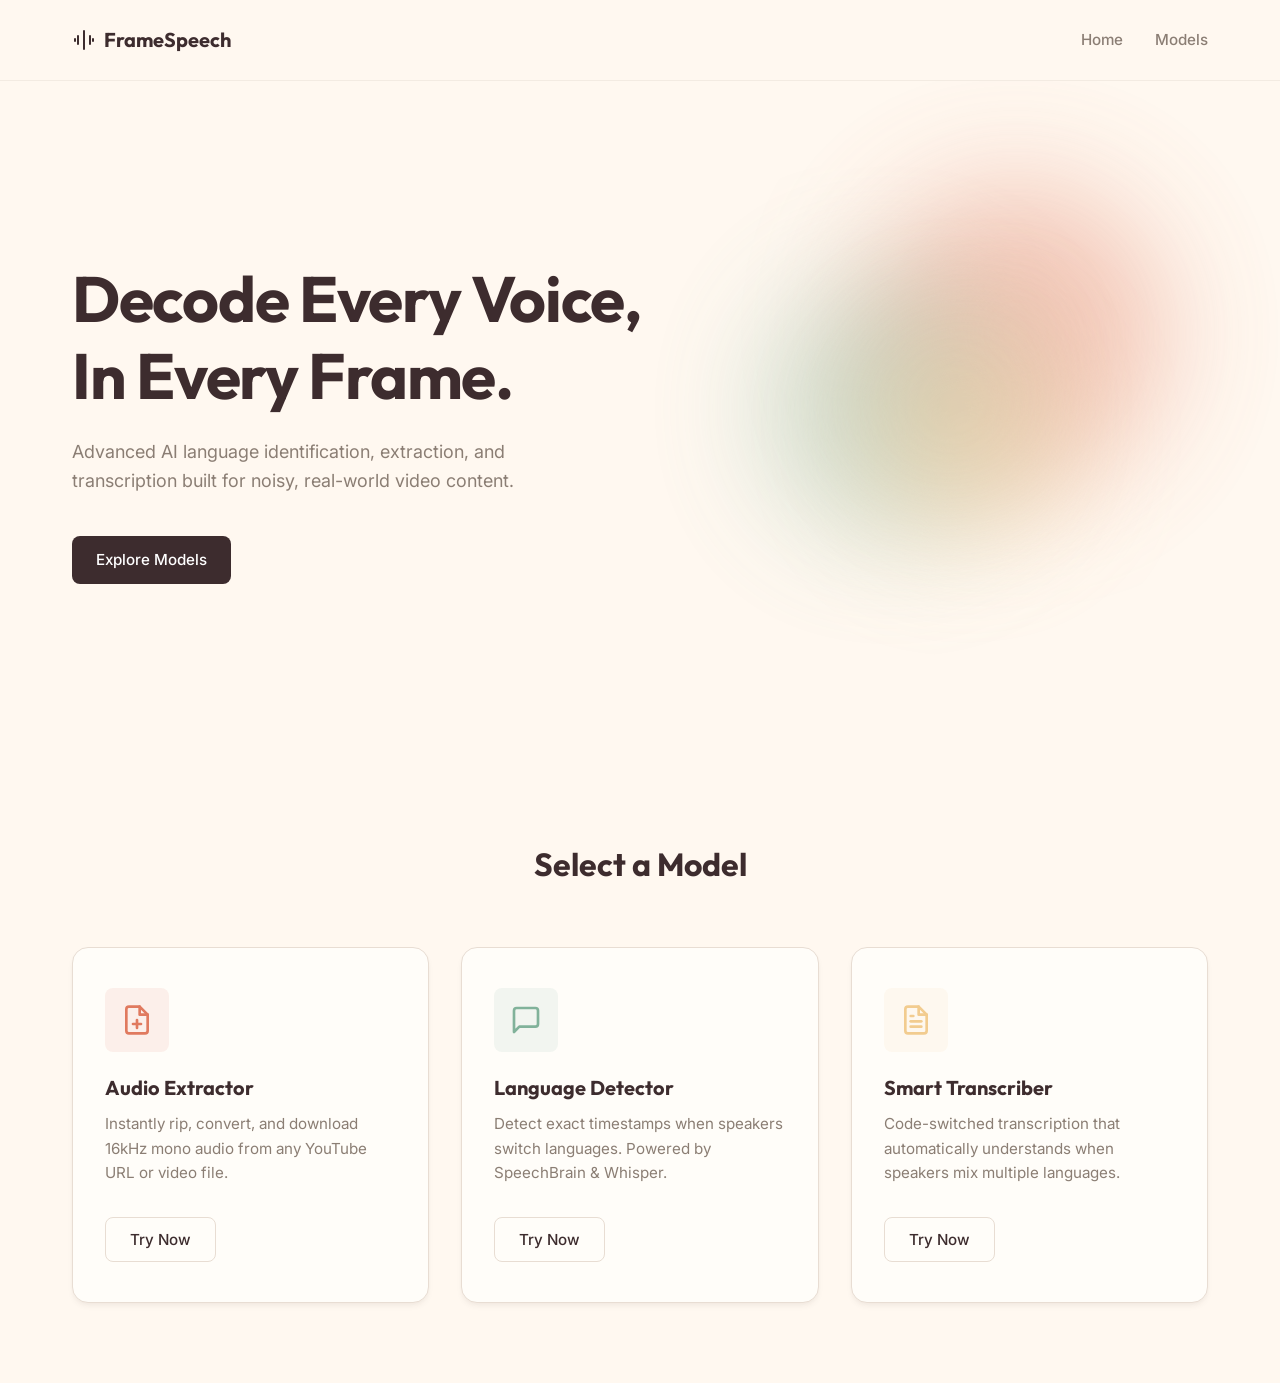
<file: web/frontend/index.html>
<!DOCTYPE html>
<html lang="en">
<head>
    <meta charset="UTF-8">
    <meta name="viewport" content="width=device-width, initial-scale=1.0">
    <title>FrameSpeech | AI Audio Intelligence</title>
    
    <!-- Google Fonts -->
    <link rel="preconnect" href="https://fonts.googleapis.com">
    <link rel="preconnect" href="https://fonts.gstatic.com" crossorigin>
    <link href="https://fonts.googleapis.com/css2?family=Inter:wght@400;500;600&family=Outfit:wght@400;500;600;700&display=swap" rel="stylesheet">
    
    <link rel="stylesheet" href="css/styles.css">
</head>
<body>

    <!-- Navigation -->
    <nav class="navbar">
        <div class="nav-container">
            <div class="logo">
                <svg width="24" height="24" viewBox="0 0 24 24" fill="none" xmlns="http://www.w3.org/2000/svg">
                    <path d="M12 3V21M6 8V16M18 8V16M3 11V13M21 11V13" stroke="var(--primary-text)" stroke-width="2" stroke-linecap="round"/>
                </svg>
                <span>FrameSpeech</span>
            </div>
            <div class="nav-links">
                <a href="#hero">Home</a>
                <a href="#models">Models</a>
            </div>
        </div>
    </nav>

    <!-- Hero Section -->
    <section id="hero" class="hero">
        <div class="hero-content">
            <h1>Decode Every Voice,<br>In Every Frame.</h1>
            <p>Advanced AI language identification, extraction, and transcription built for noisy, real-world video content.</p>
            <a href="#models" class="btn btn-primary">Explore Models</a>
        </div>
        <div class="hero-decoration">
            <div class="deco-circle deco-coral"></div>
            <div class="deco-circle deco-sage"></div>
            <div class="deco-circle deco-gold"></div>
        </div>
    </section>

    <!-- Models Section -->
    <section id="models" class="models-section">
        <div class="container">
            <h2>Select a Model</h2>
            
            <div class="model-grid">
                <!-- Model 1: Extractor -->
                <div class="model-card theme-coral" data-target="workspace-extractor">
                    <div class="card-icon">
                        <svg width="32" height="32" viewBox="0 0 24 24" fill="none" stroke="currentColor" stroke-width="2" stroke-linecap="round" stroke-linejoin="round"><path d="M14 2H6a2 2 0 0 0-2 2v16a2 2 0 0 0 2 2h12a2 2 0 0 0 2-2V8z"></path><polyline points="14 2 14 8 20 8"></polyline><line x1="12" y1="18" x2="12" y2="12"></line><line x1="9" y1="15" x2="15" y2="15"></line></svg>
                    </div>
                    <h3>Audio Extractor</h3>
                    <p>Instantly rip, convert, and download 16kHz mono audio from any YouTube URL or video file.</p>
                    <button class="btn btn-outline">Try Now</button>
                </div>

                <!-- Model 2: Language Detector -->
                <div class="model-card theme-sage" data-target="workspace-lid">
                    <div class="card-icon">
                        <svg width="32" height="32" viewBox="0 0 24 24" fill="none" stroke="currentColor" stroke-width="2" stroke-linecap="round" stroke-linejoin="round"><path d="M21 15a2 2 0 0 1-2 2H7l-4 4V5a2 2 0 0 1 2-2h14a2 2 0 0 1 2 2z"></path></svg>
                    </div>
                    <h3>Language Detector</h3>
                    <p>Detect exact timestamps when speakers switch languages. Powered by SpeechBrain & Whisper.</p>
                    <button class="btn btn-outline">Try Now</button>
                </div>

                <!-- Model 3: Smart Transcriber -->
                <div class="model-card theme-gold" data-target="workspace-transcriber">
                    <div class="card-icon">
                        <svg width="32" height="32" viewBox="0 0 24 24" fill="none" stroke="currentColor" stroke-width="2" stroke-linecap="round" stroke-linejoin="round"><path d="M14 2H6a2 2 0 0 0-2 2v16a2 2 0 0 0 2 2h12a2 2 0 0 0 2-2V8z"></path><polyline points="14 2 14 8 20 8"></polyline><line x1="16" y1="13" x2="8" y2="13"></line><line x1="16" y1="17" x2="8" y2="17"></line><polyline points="10 9 9 9 8 9"></polyline></svg>
                    </div>
                    <h3>Smart Transcriber</h3>
                    <p>Code-switched transcription that automatically understands when speakers mix multiple languages.</p>
                    <button class="btn btn-outline">Try Now</button>
                </div>
            </div>
        </div>
    </section>

    <!-- Workspaces Area (Hidden by default) -->
    <section id="workspace-area" class="workspace-area hidden">
        <div class="container container-wide">
            <button id="close-workspace" class="btn-text">← Back to Models</button>
            
            <!-- Workspace: Extractor -->
            <div id="workspace-extractor" class="workspace-content hidden">
                <div class="workspace-header theme-coral">
                    <h2>Audio Extractor</h2>
                    <p>Paste a link or upload a file to extract audio.</p>
                </div>
                
                <div class="input-zone">
                    <div class="url-input-group">
                        <input type="text" id="ext-url-input" placeholder="Paste YouTube URL here...">
                        <button id="ext-submit-url" class="btn btn-primary theme-coral">Extract</button>
                    </div>
                    
                    <div class="divider"><span>OR</span></div>
                    
                    <div class="drop-zone" id="ext-drop-zone">
                        <p>Drag & drop a video/audio file here<br><span>or click to browse</span></p>
                        <input type="file" id="ext-file-input" hidden>
                    </div>
                </div>

                <div id="ext-status" class="status-zone hidden">
                    <div class="loader">
                        <div class="bar"></div>
                        <div class="bar"></div>
                        <div class="bar"></div>
                        <div class="bar"></div>
                    </div>
                    <p class="status-text">Processing...</p>
                    <p class="job-id-text">Job ID: <span id="ext-job-id"></span></p>
                    <p class="job-id-text small">You can leave this page. Your files will be kept for 25 minutes.</p>
                </div>

                <div id="ext-results" class="results-zone hidden">
                    <h3>Extraction Complete</h3>
                    <div id="ext-video-container" class="video-container hidden"></div>
                    
                    <div class="audio-player-card">
                        <p class="filename" id="ext-filename">audio.wav</p>
                        <audio id="ext-audio" controls></audio>
                        <a id="ext-download-btn" class="btn btn-primary theme-coral" download>Download WAV</a>
                    </div>
                </div>
            </div>

            <!-- Workspace: LID -->
            <div id="workspace-lid" class="workspace-content hidden">
                <div class="workspace-header theme-sage">
                    <h2>Language Detector</h2>
                    <p>Detect language switches and generate a timeline.</p>
                </div>
                
                <div class="input-zone">
                    <div class="url-input-group">
                        <input type="text" id="lid-url-input" placeholder="Paste YouTube URL here...">
                        <button id="lid-submit-url" class="btn btn-primary theme-sage">Detect</button>
                    </div>
                    
                    <div class="divider"><span>OR</span></div>
                    
                    <div class="drop-zone" id="lid-drop-zone">
                        <p>Drag & drop a video/audio file here<br><span>or click to browse</span></p>
                        <input type="file" id="lid-file-input" hidden>
                    </div>

                    <div class="options-row">
                        <div class="option-group">
                            <label>Language Region Whitelist</label>
                            <div class="toggle-group" id="lid-region-group">
                                <button class="toggle-btn active" data-region="indian">Indian Languages</button>
                                <button class="toggle-btn" data-region="global">Foreign (Global 107)</button>
                            </div>
                        </div>
                    </div>
                </div>

                <div id="lid-status" class="status-zone hidden">
                    <div class="progress-stepper">
                        <div class="step active theme-sage" id="step-lid-ext">
                            <div class="step-indicator"><div class="pulse-ring"></div><div class="step-icon">1</div></div>
                            <div class="step-content">
                                <h4>Audio Extraction & VAD</h4>
                                <p class="step-log" id="log-lid-ext">Waiting to start...</p>
                            </div>
                        </div>
                        
                        <div class="step pending theme-gold" id="step-lid-proc">
                            <div class="step-indicator"><div class="pulse-ring"></div><div class="step-icon">2</div></div>
                            <div class="step-content">
                                <h4>Language Identification</h4>
                                <p class="step-log" id="log-lid-proc">Waiting to start...</p>
                            </div>
                        </div>

                        <div class="step pending theme-coral" id="step-lid-smooth">
                            <div class="step-indicator"><div class="pulse-ring"></div><div class="step-icon">3</div></div>
                            <div class="step-content">
                                <h4>Timeline Smoothing</h4>
                                <p class="step-log" id="log-lid-smooth">Waiting to start...</p>
                            </div>
                        </div>
                    </div>
                    <div class="status-footer">
                        <div class="timer-display" style="font-size: 2rem; font-weight: 700; color: var(--sage); margin-bottom: 10px; font-variant-numeric: tabular-nums;" id="lid-timer">00:00</div>
                        <p class="job-id-text">Job ID: <span id="lid-job-id"></span></p>
                        <p class="job-id-text small">You can leave this page. Your results will be kept for 25 minutes.</p>
                    </div>
                </div>

                <div id="lid-results" class="results-zone hidden">
                    <div class="results-header" style="text-align: right; margin-bottom: 15px; color: var(--secondary-text);">
                        <p>Processing Time: <span id="lid-total-time" style="font-weight: 600; color: var(--text-color);">00:00</span></p>
                    </div>
                    <div class="results-grid">
                        <div class="results-left">
                            <div id="lid-video-container" class="video-container hidden"></div>
                            
                            <div class="stats-card">
                                <h3>Language Summary</h3>
                                <div id="lid-summary-chart" class="summary-chart"></div>
                                <div id="lid-summary-legend" class="summary-legend"></div>
                            </div>
                        </div>
                        
                        <div class="results-right">
                            <div class="timeline-card scrollable-timeline">
                                <h3>Smoothed Timeline</h3>
                                <div class="table-responsive">
                                    <table class="timeline-table">
                                        <thead>
                                            <tr>
                                                <th>Time Range</th>
                                                <th>Duration</th>
                                                <th>Language</th>
                                                <th>Confidence</th>
                                            </tr>
                                        </thead>
                                        <tbody id="lid-timeline-body">
                                        </tbody>
                                    </table>
                                </div>
                            </div>
                        </div>
                    </div>
                </div>
            </div>

            <!-- Workspace: Transcriber -->
            <div id="workspace-transcriber" class="workspace-content hidden">
                <div class="workspace-header theme-gold">
                    <h2>Smart Transcriber</h2>
                    <p>Get full code-switched transcription with sentence-level timestamps.</p>
                </div>
                
                <div class="input-zone">
                    <div class="url-input-group">
                        <input type="text" id="tx-url-input" placeholder="Paste YouTube URL here...">
                        <button id="tx-submit-url" class="btn btn-primary theme-gold">Transcribe</button>
                    </div>
                    
                    <div class="divider"><span>OR</span></div>
                    
                    <div class="drop-zone" id="tx-drop-zone">
                        <p>Drag & drop a video/audio file here<br><span>or click to browse</span></p>
                        <input type="file" id="tx-file-input" hidden>
                    </div>

                    <div class="options-row">
                        <div class="option-group">
                            <label>Language Region Whitelist</label>
                            <div class="toggle-group" id="tx-region-group">
                                <button class="toggle-btn active" data-region="indian">Indian Languages</button>
                                <button class="toggle-btn" data-region="global">Foreign (Global 107)</button>
                            </div>
                        </div>
                        <div class="option-group">
                            <label for="tx-model-size">Whisper Model</label>
                            <select id="tx-model-size" class="styled-select">
                                <option value="tiny">Tiny (~0.15 GB)</option>
                                <option value="base">Base (~0.3 GB)</option>
                                <option value="small">Small (~0.6 GB)</option>
                                <option value="medium">Medium (~1.6 GB)</option>
                                <option value="large-v3" selected>Large v3 (~3.0 GB) — Recommended</option>
                            </select>
                        </div>
                        <div class="option-group">
                            <label>Task</label>
                            <div class="toggle-group">
                                <button class="toggle-btn active" data-task="transcribe">Transcribe</button>
                                <button class="toggle-btn" data-task="translate">Translate to English</button>
                            </div>
                        </div>
                        <div class="option-group">
                            <label>Whisper Hinting</label>
                            <div class="toggle-group">
                                <button class="toggle-btn active" id="btn-hint-lid">Use LID Hints</button>
                                <button class="toggle-btn" id="btn-hint-auto">Auto-Detect</button>
                            </div>
                        </div>
                    </div>
                </div>

                <div id="tx-status" class="status-zone hidden">
                    <div class="progress-stepper">
                        <div class="step active theme-sage" id="step-lid">
                            <div class="step-indicator"><div class="pulse-ring"></div><div class="step-icon">1</div></div>
                            <div class="step-content">
                                <h4>Audio Extraction & Language Detection</h4>
                                <p class="step-log" id="log-lid">Waiting to start...</p>
                            </div>
                        </div>
                        
                        <div class="step pending theme-gold" id="step-tx">
                            <div class="step-indicator"><div class="pulse-ring"></div><div class="step-icon">2</div></div>
                            <div class="step-content">
                                <h4>Whisper AI Transcription</h4>
                                <p class="step-log" id="log-tx">Waiting to start...</p>
                            </div>
                        </div>

                        <div class="step pending theme-coral" id="step-gemini">
                            <div class="step-indicator"><div class="pulse-ring"></div><div class="step-icon">3</div></div>
                            <div class="step-content">
                                <h4>Gemini Text Correction</h4>
                                <p class="step-log" id="log-gemini">Waiting to start...</p>
                            </div>
                        </div>
                    </div>
                    <div class="status-footer">
                        <div class="timer-display" style="font-size: 2rem; font-weight: 700; color: var(--gold); margin-bottom: 10px; font-variant-numeric: tabular-nums;" id="tx-timer">00:00</div>
                        <p class="job-id-text">Job ID: <span id="tx-job-id"></span></p>
                        <p class="job-id-text small">This may take several minutes. You can leave and come back.</p>
                    </div>
                </div>

                <div id="tx-results" class="results-zone hidden">
                    <div class="results-header" style="text-align: right; margin-bottom: 15px; color: var(--secondary-text);">
                        <p>Processing Time: <span id="tx-total-time" style="font-weight: 600; color: var(--text-color);">00:00</span></p>
                    </div>
                    <div class="results-grid">
                        <div class="results-left">
                            <div id="tx-video-container" class="video-container hidden"></div>
                            
                            <div class="stats-card">
                                <h3>Raw Audio Detection (SpeechBrain)</h3>
                                <div id="tx-lid-chart" class="summary-chart"></div>
                                <div id="tx-lid-legend" class="summary-legend"></div>
                            </div>

                            <div class="stats-card" style="margin-top: 15px;">
                                <h3>Final Transcript Summary (Gemini)</h3>
                                <div id="tx-corrected-chart" class="summary-chart"></div>
                                <div id="tx-corrected-legend" class="summary-legend"></div>
                            </div>

                            <div class="download-group">
                                <a id="tx-download-srt" class="btn btn-primary theme-gold" download>⬇ Download SRT</a>
                                <a id="tx-download-txt" class="btn btn-outline" download>⬇ Download TXT</a>
                            </div>
                        </div>
                        
                        <div class="results-right">
                            <div class="transcript-card scrollable-timeline">
                                <h3>Transcript</h3>
                                <div id="tx-transcript-body" class="transcript-body"></div>
                            </div>
                        </div>
                    </div>
                </div>
            </div>

        </div>
    </section>

    <script src="js/app.js?v=1.1"></script>
    <script src="js/extractor.js?v=1.1"></script>
    <script src="js/lid.js?v=1.1"></script>
    <script src="js/transcriber.js?v=1.1"></script>
</body>
</html>
</file>
<file: web/frontend/css/styles.css>
/* FrameSpeech Design System */
:root {
    /* Color Palette */
    --bg-color: #FFF8F0;
    --card-bg: #FFFDF9;
    --primary-text: #3D2C2E;
    --secondary-text: #8B7E74;
    --border-color: #E8DDD3;
    
    /* Accents */
    --coral: #E07A5F;
    --coral-light: rgba(224, 122, 95, 0.1);
    --sage: #81B29A;
    --sage-light: rgba(129, 178, 154, 0.1);
    --gold: #F2CC8F;
    --gold-light: rgba(242, 204, 143, 0.1);
    
    /* Typography */
    --font-heading: 'Outfit', sans-serif;
    --font-body: 'Inter', sans-serif;
    
    /* Effects */
    --shadow-sm: 0 4px 6px -1px rgba(61, 44, 46, 0.05), 0 2px 4px -1px rgba(61, 44, 46, 0.03);
    --shadow-md: 0 10px 15px -3px rgba(61, 44, 46, 0.05), 0 4px 6px -2px rgba(61, 44, 46, 0.02);
    --shadow-hover: 0 20px 25px -5px rgba(61, 44, 46, 0.05), 0 10px 10px -5px rgba(61, 44, 46, 0.02);
    --radius-lg: 16px;
    --radius-md: 8px;
    --transition: all 0.3s cubic-bezier(0.25, 0.8, 0.25, 1);
}

* {
    box-sizing: border-box;
    margin: 0;
    padding: 0;
}

body {
    font-family: var(--font-body);
    background-color: var(--bg-color);
    color: var(--primary-text);
    line-height: 1.6;
    -webkit-font-smoothing: antialiased;
    overflow-x: hidden;
}

h1, h2, h3, h4 {
    font-family: var(--font-heading);
    color: var(--primary-text);
    line-height: 1.2;
}

a {
    text-decoration: none;
    color: inherit;
}

.container {
    max-width: 1200px;
    margin: 0 auto;
    padding: 0 2rem;
}

.container-wide {
    max-width: 1600px;
}

/* Navigation */
.navbar {
    padding: 1.5rem 0;
    position: fixed;
    width: 100%;
    top: 0;
    z-index: 100;
    background: rgba(255, 248, 240, 0.8);
    backdrop-filter: blur(12px);
    border-bottom: 1px solid rgba(232, 221, 211, 0.5);
}

.nav-container {
    max-width: 1200px;
    margin: 0 auto;
    padding: 0 2rem;
    display: flex;
    justify-content: space-between;
    align-items: center;
}

.logo {
    display: flex;
    align-items: center;
    gap: 0.5rem;
    font-family: var(--font-heading);
    font-weight: 700;
    font-size: 1.25rem;
    color: var(--primary-text);
}

.nav-links {
    display: flex;
    gap: 2rem;
}

.nav-links a {
    font-size: 0.95rem;
    font-weight: 500;
    color: var(--secondary-text);
    transition: var(--transition);
}

.nav-links a:hover {
    color: var(--primary-text);
}

/* Buttons */
.btn {
    display: inline-flex;
    align-items: center;
    justify-content: center;
    padding: 0.75rem 1.5rem;
    border-radius: var(--radius-md);
    font-weight: 500;
    font-size: 0.95rem;
    cursor: pointer;
    transition: var(--transition);
    border: none;
    font-family: var(--font-body);
}

.btn-primary {
    background-color: var(--primary-text);
    color: #fff;
}

.btn-primary:hover {
    transform: translateY(-2px);
    box-shadow: var(--shadow-md);
}

.btn-primary.theme-coral { background-color: var(--coral); }
.btn-primary.theme-sage { background-color: var(--sage); }

.btn-outline {
    background-color: transparent;
    border: 1px solid var(--border-color);
    color: var(--primary-text);
}

.btn-outline:hover {
    border-color: var(--primary-text);
    background-color: rgba(61, 44, 46, 0.03);
}

.btn-text {
    background: none;
    border: none;
    color: var(--secondary-text);
    font-weight: 500;
    font-family: var(--font-body);
    font-size: 0.95rem;
    cursor: pointer;
    padding: 0.5rem 0;
    transition: var(--transition);
}
.btn-text:hover { color: var(--primary-text); }

/* Hero Section */
.hero {
    min-height: 85vh;
    display: flex;
    align-items: center;
    position: relative;
    padding-top: 5rem;
    overflow: hidden;
}

.hero-content {
    max-width: 1200px;
    margin: 0 auto;
    padding: 0 2rem;
    position: relative;
    z-index: 10;
    width: 100%;
}

.hero h1 {
    font-size: clamp(3rem, 5vw, 4.5rem);
    font-weight: 700;
    letter-spacing: -0.02em;
    margin-bottom: 1.5rem;
}

.hero p {
    font-size: 1.125rem;
    color: var(--secondary-text);
    max-width: 500px;
    margin-bottom: 2.5rem;
}

.hero-decoration {
    position: absolute;
    right: 5%;
    top: 50%;
    transform: translateY(-50%);
    width: 500px;
    height: 500px;
    z-index: 1;
    opacity: 0.8;
}

.deco-circle {
    position: absolute;
    border-radius: 50%;
    filter: blur(60px);
    opacity: 0.5;
    animation: float 8s ease-in-out infinite;
}

.deco-coral {
    background: var(--coral);
    width: 300px;
    height: 300px;
    top: 10%;
    right: 10%;
}
.deco-sage {
    background: var(--sage);
    width: 250px;
    height: 250px;
    bottom: 20%;
    left: 10%;
    animation-delay: -2s;
}
.deco-gold {
    background: var(--gold);
    width: 200px;
    height: 200px;
    top: 40%;
    right: 30%;
    animation-delay: -4s;
}

@keyframes float {
    0%, 100% { transform: translateY(0) scale(1); }
    50% { transform: translateY(-20px) scale(1.05); }
}

/* Models Section */
.models-section {
    padding: 5rem 0;
}

.models-section h2 {
    font-size: 2rem;
    text-align: center;
    margin-bottom: 4rem;
}

.model-grid {
    display: grid;
    grid-template-columns: repeat(auto-fit, minmax(300px, 1fr));
    gap: 2rem;
}

.model-card {
    background: var(--card-bg);
    border-radius: var(--radius-lg);
    padding: 2.5rem 2rem;
    border: 1px solid var(--border-color);
    box-shadow: var(--shadow-sm);
    transition: var(--transition);
    position: relative;
    cursor: pointer;
    overflow: hidden;
}

.model-card::before {
    content: '';
    position: absolute;
    top: 0;
    left: 0;
    width: 100%;
    height: 4px;
    background: var(--primary-text);
    opacity: 0;
    transition: var(--transition);
}

.model-card:not(.disabled):hover {
    transform: translateY(-8px);
    box-shadow: var(--shadow-hover);
}

.model-card.theme-coral::before { background: var(--coral); }
.model-card.theme-coral:hover::before { opacity: 1; }
.model-card.theme-coral .card-icon { color: var(--coral); background: var(--coral-light); }

.model-card.theme-sage::before { background: var(--sage); }
.model-card.theme-sage:hover::before { opacity: 1; }
.model-card.theme-sage .card-icon { color: var(--sage); background: var(--sage-light); }

.model-card.theme-gold::before { background: var(--gold); }
.model-card.theme-gold .card-icon { color: var(--gold); background: var(--gold-light); }

.card-icon {
    width: 64px;
    height: 64px;
    border-radius: var(--radius-md);
    display: flex;
    align-items: center;
    justify-content: center;
    margin-bottom: 1.5rem;
}

.model-card h3 {
    font-size: 1.25rem;
    margin-bottom: 0.75rem;
}

.model-card p {
    color: var(--secondary-text);
    font-size: 0.95rem;
    margin-bottom: 2rem;
}

.model-card.disabled {
    opacity: 0.7;
    cursor: not-allowed;
}

.badge {
    position: absolute;
    top: 1rem;
    right: 1rem;
    background: var(--bg-color);
    color: var(--secondary-text);
    font-size: 0.75rem;
    font-weight: 600;
    padding: 0.25rem 0.75rem;
    border-radius: 99px;
    border: 1px solid var(--border-color);
}

/* Workspace Area */
.workspace-area {
    padding: 2rem 0 6rem 0;
}

.hidden {
    display: none !important;
}

.workspace-header {
    margin: 2rem 0 3rem 0;
    padding-bottom: 1.5rem;
    border-bottom: 1px solid var(--border-color);
}

.workspace-header h2 { font-size: 2.5rem; margin-bottom: 0.5rem; }
.workspace-header p { color: var(--secondary-text); }

.workspace-header.theme-coral h2 { color: var(--coral); }
.workspace-header.theme-sage h2 { color: var(--sage); }

/* Input Zone */
.input-zone {
    max-width: 600px;
    margin: 0 auto;
}

.url-input-group {
    display: flex;
    gap: 1rem;
}

.url-input-group input {
    flex: 1;
    padding: 1rem 1.25rem;
    border: 1px solid var(--border-color);
    border-radius: var(--radius-md);
    background: var(--card-bg);
    font-family: var(--font-body);
    font-size: 1rem;
    color: var(--primary-text);
    outline: none;
    transition: var(--transition);
}

.url-input-group input:focus {
    border-color: var(--primary-text);
    box-shadow: 0 0 0 3px rgba(61, 44, 46, 0.05);
}

.divider {
    display: flex;
    align-items: center;
    text-align: center;
    margin: 2rem 0;
    color: var(--secondary-text);
    font-size: 0.85rem;
    font-weight: 600;
}
.divider::before, .divider::after {
    content: '';
    flex: 1;
    border-bottom: 1px solid var(--border-color);
}
.divider span { padding: 0 1rem; }

.drop-zone {
    border: 2px dashed var(--border-color);
    border-radius: var(--radius-lg);
    padding: 4rem 2rem;
    text-align: center;
    background: var(--card-bg);
    cursor: pointer;
    transition: var(--transition);
}
.drop-zone:hover, .drop-zone.dragover {
    border-color: var(--primary-text);
    background: var(--bg-color);
}
.drop-zone p {
    font-size: 1.1rem;
    font-weight: 500;
    color: var(--primary-text);
}
.drop-zone span {
    font-size: 0.9rem;
    color: var(--secondary-text);
    font-weight: 400;
}

/* Status Zone (Loader) */
.status-zone {
    text-align: center;
    padding: 4rem 0;
}

.loader {
    display: inline-flex;
    gap: 6px;
    height: 40px;
    align-items: flex-end;
    margin-bottom: 1.5rem;
}

.loader .bar {
    width: 8px;
    background: var(--coral);
    border-radius: 4px;
    animation: load 1s ease-in-out infinite alternate;
}
.loader.theme-sage .bar { background: var(--sage); }

.loader .bar:nth-child(1) { animation-delay: 0s; height: 40%; }
.loader .bar:nth-child(2) { animation-delay: 0.2s; height: 80%; }
.loader .bar:nth-child(3) { animation-delay: 0.4s; height: 100%; }
.loader .bar:nth-child(4) { animation-delay: 0.6s; height: 60%; }

@keyframes load {
    0% { height: 20%; }
    100% { height: 100%; }
}

.status-text {
    font-size: 1.25rem;
    font-weight: 500;
    margin-bottom: 0.75rem;
}
.progress-text {
    font-size: 0.95rem;
    font-weight: 500;
    color: var(--sage);
    margin-bottom: 1rem;
    background: var(--sage-light);
    display: inline-block;
    padding: 0.5rem 1rem;
    border-radius: 99px;
    animation: pulse-opacity 2s infinite alternate;
    font-family: var(--font-body);
}
#tx-progress-text {
    color: #b57a17; /* Darker gold for text */
    background: var(--gold-light);
}
@keyframes pulse-opacity {
    from { opacity: 0.6; }
    to { opacity: 1; }
}
.job-id-text {
    color: var(--secondary-text);
    font-size: 0.9rem;
}
.job-id-text span {
    font-family: monospace;
    background: rgba(0,0,0,0.05);
    padding: 2px 6px;
    border-radius: 4px;
}
.job-id-text.small { font-size: 0.8rem; margin-top: 0.5rem; }

/* Results Zone */
.results-zone {
    animation: fadeIn 0.5s ease-out;
}
@keyframes fadeIn {
    from { opacity: 0; transform: translateY(10px); }
    to { opacity: 1; transform: translateY(0); }
}

.video-container {
    max-width: 800px;
    margin: 0 auto 3rem auto;
    border-radius: var(--radius-lg);
    overflow: hidden;
    box-shadow: var(--shadow-md);
    aspect-ratio: 16 / 9;
    background: #000;
}
.video-container iframe {
    width: 100%;
    height: 100%;
    border: none;
}

.audio-player-card {
    max-width: 600px;
    margin: 0 auto;
    background: var(--card-bg);
    padding: 2rem;
    border-radius: var(--radius-lg);
    border: 1px solid var(--border-color);
    text-align: center;
}
.audio-player-card .filename {
    font-weight: 500;
    margin-bottom: 1.5rem;
}
.audio-player-card audio {
    width: 100%;
    margin-bottom: 1.5rem;
}

/* LID Results */
.stats-card, .timeline-card {
    background: var(--card-bg);
    border-radius: var(--radius-lg);
    padding: 2rem;
    border: 1px solid var(--border-color);
    margin-bottom: 2rem;
    max-width: 1000px;
    margin-left: auto;
    margin-right: auto;
}

.summary-chart {
    height: 32px;
    border-radius: 16px;
    overflow: hidden;
    display: flex;
    margin-bottom: 1.5rem;
    background: var(--border-color);
}
.summary-segment {
    height: 100%;
    transition: width 1s ease-out;
}

.summary-legend {
    display: flex;
    flex-wrap: wrap;
    gap: 1.5rem;
}
.legend-item {
    display: flex;
    align-items: center;
    gap: 0.5rem;
    font-size: 0.95rem;
}
.legend-color {
    width: 12px;
    height: 12px;
    border-radius: 50%;
}

.table-responsive {
    overflow-x: auto;
}
.timeline-table {
    width: 100%;
    border-collapse: collapse;
    text-align: left;
}
.timeline-table th {
    padding: 1rem;
    border-bottom: 2px solid var(--border-color);
    color: var(--secondary-text);
    font-weight: 600;
}
.timeline-table td {
    padding: 1rem;
    border-bottom: 1px solid var(--border-color);
}
.timeline-table tbody tr:hover {
    background: rgba(0,0,0,0.02);
}
.lang-badge {
    display: inline-block;
    padding: 0.25rem 0.75rem;
    border-radius: 99px;
    font-size: 0.85rem;
    font-weight: 500;
}

/* Two Column Layout for LID Results */
.results-grid {
    display: grid;
    grid-template-columns: 1fr 1fr;
    gap: 2rem;
    align-items: start;
}

.results-grid .stats-card, .results-grid .timeline-card, .results-grid .video-container {
    margin-left: 0;
    margin-right: 0;
    margin-bottom: 2rem;
}

@media (max-width: 900px) {
    .results-grid {
        grid-template-columns: 1fr;
    }
}

.scrollable-timeline .table-responsive {
    max-height: 500px;
    overflow-y: auto;
}

.scrollable-timeline .table-responsive::-webkit-scrollbar {
    width: 8px;
}
.scrollable-timeline .table-responsive::-webkit-scrollbar-track {
    background: var(--bg-color);
    border-radius: 4px;
}
.scrollable-timeline .table-responsive::-webkit-scrollbar-thumb {
    background: var(--border-color);
    border-radius: 4px;
}
.scrollable-timeline .table-responsive::-webkit-scrollbar-thumb:hover {
    background: var(--secondary-text);
}

.timeline-table th:nth-child(1),
.timeline-table td:nth-child(1),
.timeline-table th:nth-child(2),
.timeline-table td:nth-child(2) {
    white-space: nowrap;
}

/* ==========================================
   Smart Transcriber Styles
   ========================================== */

/* Options Row (model selector + task toggle) */
.options-row {
    display: flex;
    gap: 2rem;
    margin-top: 1.5rem;
    flex-wrap: wrap;
}

.option-group {
    flex: 1;
    min-width: 200px;
}

.option-group label {
    display: block;
    font-family: var(--font-display);
    font-weight: 600;
    font-size: 0.85rem;
    color: var(--secondary-text);
    margin-bottom: 0.5rem;
    text-transform: uppercase;
    letter-spacing: 0.05em;
}

/* Styled Select Dropdown */
.styled-select {
    width: 100%;
    padding: 0.75rem 1rem;
    border: 1px solid var(--border-color);
    border-radius: var(--radius-md);
    background: var(--surface-color);
    color: var(--primary-text);
    font-family: var(--font-body);
    font-size: 0.95rem;
    cursor: pointer;
    appearance: none;
    background-image: url("data:image/svg+xml,%3Csvg xmlns='http://www.w3.org/2000/svg' width='12' height='12' fill='%238B7E74' viewBox='0 0 16 16'%3E%3Cpath d='M8 11L3 6h10l-5 5z'/%3E%3C/svg%3E");
    background-repeat: no-repeat;
    background-position: right 1rem center;
    transition: border-color 0.2s, box-shadow 0.2s;
}

.styled-select:focus {
    outline: none;
    border-color: var(--gold);
    box-shadow: 0 0 0 3px rgba(242, 204, 143, 0.2);
}

/* Task Toggle Group */
.toggle-group {
    display: flex;
    border: 1px solid var(--border-color);
    border-radius: var(--radius-md);
    overflow: hidden;
}

.toggle-btn {
    flex: 1;
    padding: 0.75rem 1rem;
    border: none;
    background: var(--surface-color);
    color: var(--secondary-text);
    font-family: var(--font-body);
    font-size: 0.9rem;
    cursor: pointer;
    transition: all 0.25s ease;
}

.toggle-btn:first-child {
    border-right: 1px solid var(--border-color);
}

.toggle-btn.active {
    background: var(--gold);
    color: var(--primary-text);
    font-weight: 600;
}

.toggle-btn:hover:not(.active) {
    background: rgba(242, 204, 143, 0.15);
}

/* Transcript Card */
.transcript-card {
    background: var(--surface-color);
    border: 1px solid var(--border-color);
    border-radius: var(--radius-lg);
    padding: 2rem;
}

.transcript-card h3 {
    font-family: var(--font-display);
    font-weight: 700;
    margin-bottom: 1.5rem;
}

.transcript-body {
    max-height: 600px;
    overflow-y: auto;
    padding-right: 0.5rem;
}

.transcript-body::-webkit-scrollbar {
    width: 8px;
}
.transcript-body::-webkit-scrollbar-track {
    background: var(--bg-color);
    border-radius: 4px;
}
.transcript-body::-webkit-scrollbar-thumb {
    background: var(--border-color);
    border-radius: 4px;
}
.transcript-body::-webkit-scrollbar-thumb:hover {
    background: var(--secondary-text);
}

/* Individual transcript segment */
.transcript-segment {
    display: flex;
    gap: 1rem;
    padding: 1rem 0;
    border-bottom: 1px solid rgba(0, 0, 0, 0.05);
    transition: background-color 0.2s;
}

.transcript-segment:hover {
    background: rgba(242, 204, 143, 0.06);
    border-radius: var(--radius-sm);
    margin: 0 -0.5rem;
    padding-left: 0.5rem;
    padding-right: 0.5rem;
}

.transcript-segment:last-child {
    border-bottom: none;
}

.transcript-time {
    flex-shrink: 0;
    width: 80px;
    font-family: 'Inter', monospace;
    font-size: 0.8rem;
    font-weight: 500;
    color: var(--secondary-text);
    padding-top: 0.2rem;
}

.transcript-content {
    flex: 1;
}

.transcript-lang-tag {
    display: inline-block;
    padding: 0.15rem 0.5rem;
    border-radius: 99px;
    font-size: 0.7rem;
    font-weight: 600;
    text-transform: uppercase;
    letter-spacing: 0.04em;
    margin-bottom: 0.35rem;
    background: rgba(0, 0, 0, 0.06);
    color: var(--secondary-text);
}

.transcript-text {
    font-size: 1rem;
    line-height: 1.65;
    color: var(--primary-text);
}

/* Download Group */
.download-group {
    display: flex;
    gap: 1rem;
    margin-top: 1.5rem;
}

.download-group .btn {
    flex: 1;
    text-align: center;
    text-decoration: none;
}

/* Summary source label */
.summary-source-label {
    font-size: 0.75rem;
    font-weight: 400;
    color: var(--secondary-text);
    margin-left: 0.25rem;
}

/* Gold theme for loader */
.loader.theme-gold .bar {
    background: var(--gold);
}

/* ==========================================
   Progress Stepper Styles
   ========================================== */
.progress-stepper {
    max-width: 600px;
    margin: 0 auto;
    text-align: left;
    background: rgba(255, 253, 249, 0.7);
    backdrop-filter: blur(10px);
    border: 1px solid var(--border-color);
    border-radius: var(--radius-lg);
    padding: 2rem;
    box-shadow: var(--shadow-md);
}

.step {
    display: flex;
    gap: 1.5rem;
    position: relative;
    padding-bottom: 2rem;
    transition: var(--transition);
}

.step:last-child {
    padding-bottom: 0;
}

/* Connecting Line */
.step:not(:last-child)::before {
    content: '';
    position: absolute;
    top: 36px;
    left: 17px;
    width: 2px;
    height: calc(100% - 36px);
    background: var(--border-color);
    z-index: 0;
}

.step.completed:not(:last-child)::before {
    background: var(--primary-text);
}

.step-indicator {
    position: relative;
    width: 36px;
    height: 36px;
    border-radius: 50%;
    background: var(--bg-color);
    border: 2px solid var(--border-color);
    display: flex;
    align-items: center;
    justify-content: center;
    z-index: 1;
    transition: var(--transition);
}

.step-icon {
    font-weight: 600;
    font-size: 0.9rem;
    color: var(--secondary-text);
    z-index: 2;
}

.pulse-ring {
    position: absolute;
    top: -6px;
    left: -6px;
    right: -6px;
    bottom: -6px;
    border-radius: 50%;
    border: 2px solid transparent;
    opacity: 0;
    z-index: 0;
}

.step-content {
    flex: 1;
    padding-top: 6px;
}

.step-content h4 {
    font-size: 1.1rem;
    margin-bottom: 0.25rem;
    color: var(--secondary-text);
    transition: var(--transition);
}

.step-log {
    font-family: 'Inter', monospace;
    font-size: 0.85rem;
    color: var(--secondary-text);
    opacity: 0.7;
    margin: 0;
}

/* State: Pending */
.step.pending .step-indicator {
    background: var(--bg-color);
}

/* State: Active */
.step.active .step-indicator {
    border-color: transparent;
}
.step.active.theme-sage .step-indicator { background: var(--sage); }
.step.active.theme-gold .step-indicator { background: var(--gold); }
.step.active.theme-coral .step-indicator { background: var(--coral); }

.step.active .step-icon {
    color: #fff;
}

.step.active .step-content h4 {
    color: var(--primary-text);
    font-weight: 700;
}

.step.active .step-log {
    color: var(--primary-text);
    opacity: 1;
}

.step.active .pulse-ring {
    animation: pulse-ring-anim 2s cubic-bezier(0.215, 0.61, 0.355, 1) infinite;
}
.step.active.theme-sage .pulse-ring { border-color: var(--sage); }
.step.active.theme-gold .pulse-ring { border-color: var(--gold); }
.step.active.theme-coral .pulse-ring { border-color: var(--coral); }

/* State: Completed */
.step.completed .step-indicator {
    background: var(--primary-text);
    border-color: var(--primary-text);
}
.step.completed .step-icon {
    color: #fff;
    content: "✓";
}
.step.completed .step-content h4 {
    color: var(--primary-text);
}
.step.completed .step-log {
    color: var(--secondary-text);
}

@keyframes pulse-ring-anim {
    0% { transform: scale(0.8); opacity: 0.8; }
    100% { transform: scale(1.5); opacity: 0; }
}

.status-footer {
    margin-top: 2rem;
    text-align: center;
}
</file>
